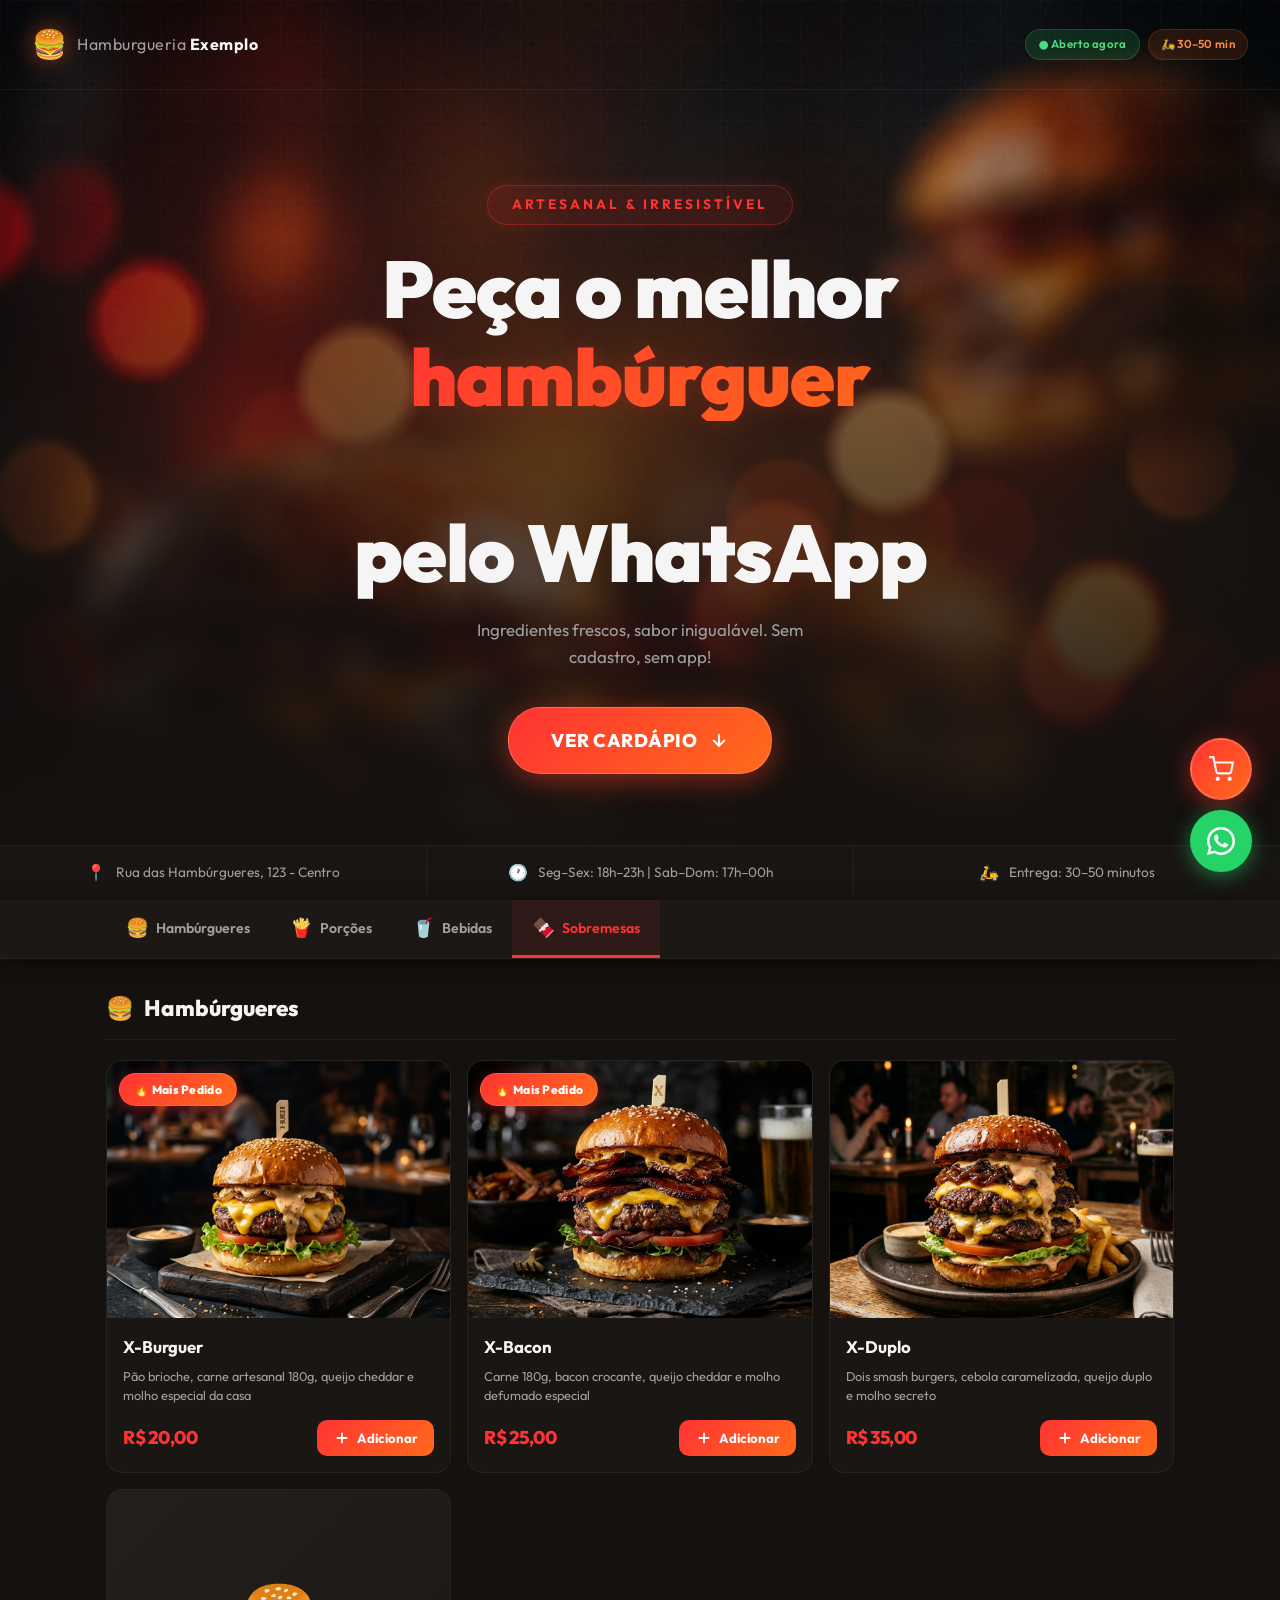
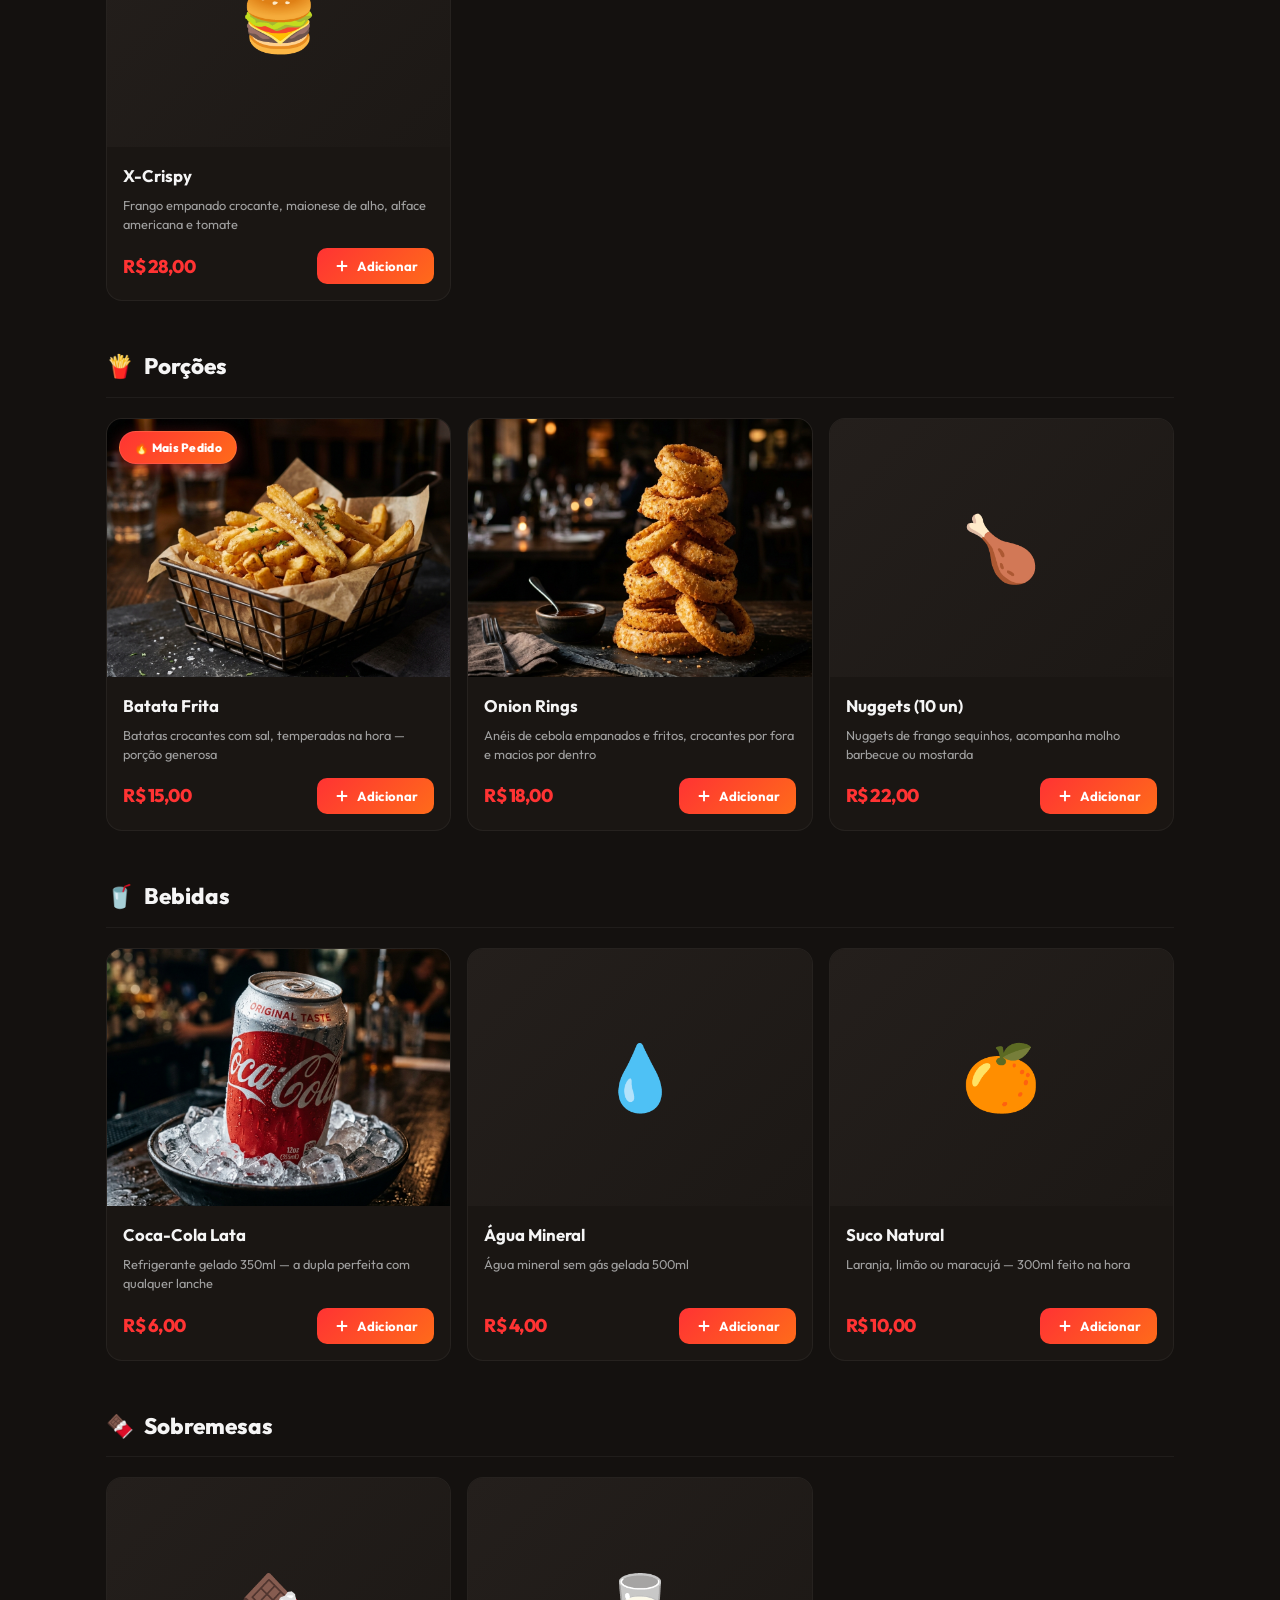
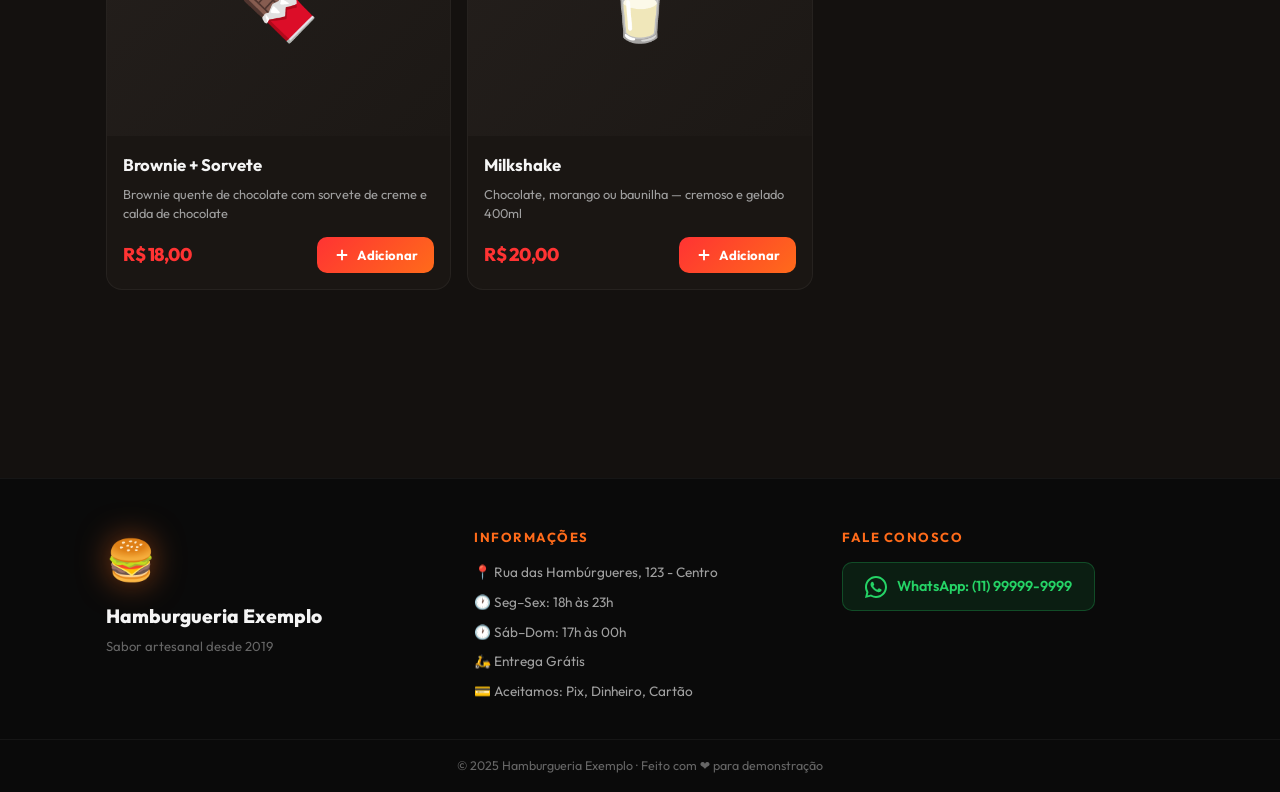
<file: index.html>
<!DOCTYPE html>
<html lang="pt-BR">
<head>
  <meta charset="UTF-8" />
  <meta name="viewport" content="width=device-width, initial-scale=1.0" />
  <meta name="description" content="Hamburgueria Exemplo - Cardápio digital. Peça agora pelo WhatsApp e receba em até 50 min. Os melhores hambúrgueres artesanais da cidade." />
  <title>Hamburgueria Exemplo | Cardápio Digital</title>
  <link rel="preconnect" href="https://fonts.googleapis.com" />
  <link rel="preconnect" href="https://fonts.gstatic.com" crossorigin />
  <link href="https://fonts.googleapis.com/css2?family=Outfit:wght@300;400;500;600;700;800;900&display=swap" rel="stylesheet" />
  <link rel="stylesheet" href="style.css" />
</head>
<body>

  <!-- ========== HERO HEADER ========== -->
  <header class="hero" id="top">
    <div class="hero-overlay"></div>
    <nav class="navbar">
      <div class="brand">
        <span class="brand-icon">🍔</span>
        <span class="brand-name" id="info-brand-name">Hamburgueria <strong>Exemplo</strong></span>
      </div>
      <div class="nav-badges">
        <span class="badge badge-open">● Aberto agora</span>
        <span class="badge badge-delivery">🛵 30–50 min</span>
      </div>
    </nav>

    <div class="hero-content">
      <p class="hero-sub">Artesanal &amp; Irresistível</p>
      <h1 class="hero-title">Peça o melhor<br/><span class="highlight">hambúrguer</span><br/>pelo WhatsApp</h1>
      <p class="hero-desc">Ingredientes frescos, sabor inigualável. Sem cadastro, sem app!</p>
      <a href="#cardapio" class="btn-hero" id="btn-ver-cardapio">
        <span>Ver Cardápio</span>
        <svg width="20" height="20" viewBox="0 0 24 24" fill="none" stroke="currentColor" stroke-width="2.5"><path d="M12 5v14M5 12l7 7 7-7"/></svg>
      </a>
    </div>

    <!-- Info bar -->
    <div class="info-bar">
      <div class="info-item">
        <span class="info-icon">📍</span>
        <span id="info-address">Rua das Hambúrgueres, 123 - Centro</span>
      </div>
      <div class="info-item">
        <span class="info-icon">🕐</span>
        <span id="info-hours">Seg–Sex: 18h–23h | Sab–Dom: 17h–00h</span>
      </div>
      <div class="info-item">
        <span class="info-icon">🛵</span>
        <span id="info-delivery">Entrega: 30–50 minutos</span>
      </div>
    </div>
  </header>

  <!-- ========== CATEGORIAS ========== -->
  <section class="categories-section" id="cardapio">
    <div class="container">
      <h2 class="section-title">Nosso Cardápio</h2>
      <div class="categories-nav" id="categories-nav">
        <button class="cat-btn active" data-target="hamburguer" id="cat-hamburguer">
          <span class="cat-emoji">🍔</span>
          <span>Hambúrgueres</span>
        </button>
        <button class="cat-btn" data-target="porcao" id="cat-porcao">
          <span class="cat-emoji">🍟</span>
          <span>Porções</span>
        </button>
        <button class="cat-btn" data-target="bebida" id="cat-bebida">
          <span class="cat-emoji">🥤</span>
          <span>Bebidas</span>
        </button>
        <button class="cat-btn" data-target="sobremesa" id="cat-sobremesa">
          <span class="cat-emoji">🍫</span>
          <span>Sobremesas</span>
        </button>
      </div>
    </div>
  </section>

  <!-- ========== PRODUTOS ========== -->
  <main class="products-wrapper" id="products-wrapper">
    <div class="container">

      <!-- HAMBÚRGUERES -->
      <section class="product-section" id="section-hamburguer">
        <h2 class="product-section-title">
          <span>🍔</span> Hambúrgueres
        </h2>
        <div class="product-grid">

          <article class="product-card" id="prod-xburguer">
            <div class="product-img-wrap">
              <img src="imgs/xburguer.png" alt="X-Burguer" class="product-img" loading="lazy"/>
              <span class="badge-popular">🔥 Mais Pedido</span>
            </div>
            <div class="product-info">
              <h3 class="product-name">X-Burguer</h3>
              <p class="product-desc">Pão brioche, carne artesanal 180g, queijo cheddar e molho especial da casa</p>
              <div class="product-footer">
                <span class="product-price">R$ 20,00</span>
                <button class="btn-add" id="add-xburguer" onclick="addToCart('X-Burguer', 20.00)" aria-label="Adicionar X-Burguer ao carrinho">
                  <svg width="18" height="18" viewBox="0 0 24 24" fill="none" stroke="currentColor" stroke-width="2.5"><path d="M12 5v14M5 12h14"/></svg>
                  Adicionar
                </button>
              </div>
            </div>
          </article>

          <article class="product-card" id="prod-xbacon">
            <div class="product-img-wrap">
              <img src="imgs/xbacon.png" alt="X-Bacon" class="product-img" loading="lazy"/>
              <span class="badge-popular">🔥 Mais Pedido</span>
            </div>
            <div class="product-info">
              <h3 class="product-name">X-Bacon</h3>
              <p class="product-desc">Carne 180g, bacon crocante, queijo cheddar e molho defumado especial</p>
              <div class="product-footer">
                <span class="product-price">R$ 25,00</span>
                <button class="btn-add" id="add-xbacon" onclick="addToCart('X-Bacon', 25.00)" aria-label="Adicionar X-Bacon ao carrinho">
                  <svg width="18" height="18" viewBox="0 0 24 24" fill="none" stroke="currentColor" stroke-width="2.5"><path d="M12 5v14M5 12h14"/></svg>
                  Adicionar
                </button>
              </div>
            </div>
          </article>

          <article class="product-card" id="prod-xduplo">
            <div class="product-img-wrap">
              <img src="imgs/xduplo.png" alt="X-Duplo" class="product-img" loading="lazy"/>
            </div>
            <div class="product-info">
              <h3 class="product-name">X-Duplo</h3>
              <p class="product-desc">Dois smash burgers, cebola caramelizada, queijo duplo e molho secreto</p>
              <div class="product-footer">
                <span class="product-price">R$ 35,00</span>
                <button class="btn-add" id="add-xduplo" onclick="addToCart('X-Duplo', 35.00)" aria-label="Adicionar X-Duplo ao carrinho">
                  <svg width="18" height="18" viewBox="0 0 24 24" fill="none" stroke="currentColor" stroke-width="2.5"><path d="M12 5v14M5 12h14"/></svg>
                  Adicionar
                </button>
              </div>
            </div>
          </article>

          <article class="product-card" id="prod-xcrispy">
            <div class="product-img-wrap">
              <div class="product-img-placeholder">🍔</div>
            </div>
            <div class="product-info">
              <h3 class="product-name">X-Crispy</h3>
              <p class="product-desc">Frango empanado crocante, maionese de alho, alface americana e tomate</p>
              <div class="product-footer">
                <span class="product-price">R$ 28,00</span>
                <button class="btn-add" id="add-xcrispy" onclick="addToCart('X-Crispy', 28.00)" aria-label="Adicionar X-Crispy ao carrinho">
                  <svg width="18" height="18" viewBox="0 0 24 24" fill="none" stroke="currentColor" stroke-width="2.5"><path d="M12 5v14M5 12h14"/></svg>
                  Adicionar
                </button>
              </div>
            </div>
          </article>

        </div>
      </section>

      <!-- PORÇÕES -->
      <section class="product-section" id="section-porcao">
        <h2 class="product-section-title">
          <span>🍟</span> Porções
        </h2>
        <div class="product-grid">

          <article class="product-card" id="prod-batata">
            <div class="product-img-wrap">
              <img src="imgs/batata.png" alt="Batata Frita" class="product-img" loading="lazy"/>
              <span class="badge-popular">🔥 Mais Pedido</span>
            </div>
            <div class="product-info">
              <h3 class="product-name">Batata Frita</h3>
              <p class="product-desc">Batatas crocantes com sal, temperadas na hora — porção generosa</p>
              <div class="product-footer">
                <span class="product-price">R$ 15,00</span>
                <button class="btn-add" id="add-batata" onclick="addToCart('Batata Frita', 15.00)" aria-label="Adicionar Batata Frita ao carrinho">
                  <svg width="18" height="18" viewBox="0 0 24 24" fill="none" stroke="currentColor" stroke-width="2.5"><path d="M12 5v14M5 12h14"/></svg>
                  Adicionar
                </button>
              </div>
            </div>
          </article>

          <article class="product-card" id="prod-onion">
            <div class="product-img-wrap">
              <img src="imgs/onion.png" alt="Onion Rings" class="product-img" loading="lazy"/>
            </div>
            <div class="product-info">
              <h3 class="product-name">Onion Rings</h3>
              <p class="product-desc">Anéis de cebola empanados e fritos, crocantes por fora e macios por dentro</p>
              <div class="product-footer">
                <span class="product-price">R$ 18,00</span>
                <button class="btn-add" id="add-onion" onclick="addToCart('Onion Rings', 18.00)" aria-label="Adicionar Onion Rings ao carrinho">
                  <svg width="18" height="18" viewBox="0 0 24 24" fill="none" stroke="currentColor" stroke-width="2.5"><path d="M12 5v14M5 12h14"/></svg>
                  Adicionar
                </button>
              </div>
            </div>
          </article>

          <article class="product-card" id="prod-nuggets">
            <div class="product-img-wrap">
              <div class="product-img-placeholder">🍗</div>
            </div>
            <div class="product-info">
              <h3 class="product-name">Nuggets (10 un)</h3>
              <p class="product-desc">Nuggets de frango sequinhos, acompanha molho barbecue ou mostarda</p>
              <div class="product-footer">
                <span class="product-price">R$ 22,00</span>
                <button class="btn-add" id="add-nuggets" onclick="addToCart('Nuggets (10 un)', 22.00)" aria-label="Adicionar Nuggets ao carrinho">
                  <svg width="18" height="18" viewBox="0 0 24 24" fill="none" stroke="currentColor" stroke-width="2.5"><path d="M12 5v14M5 12h14"/></svg>
                  Adicionar
                </button>
              </div>
            </div>
          </article>

        </div>
      </section>

      <!-- BEBIDAS -->
      <section class="product-section" id="section-bebida">
        <h2 class="product-section-title">
          <span>🥤</span> Bebidas
        </h2>
        <div class="product-grid">

          <article class="product-card" id="prod-coca">
            <div class="product-img-wrap">
              <img src="imgs/coca.png" alt="Coca-Cola Lata" class="product-img" loading="lazy"/>
            </div>
            <div class="product-info">
              <h3 class="product-name">Coca-Cola Lata</h3>
              <p class="product-desc">Refrigerante gelado 350ml — a dupla perfeita com qualquer lanche</p>
              <div class="product-footer">
                <span class="product-price">R$ 6,00</span>
                <button class="btn-add" id="add-coca" onclick="addToCart('Coca-Cola Lata', 6.00)" aria-label="Adicionar Coca-Cola ao carrinho">
                  <svg width="18" height="18" viewBox="0 0 24 24" fill="none" stroke="currentColor" stroke-width="2.5"><path d="M12 5v14M5 12h14"/></svg>
                  Adicionar
                </button>
              </div>
            </div>
          </article>

          <article class="product-card" id="prod-agua">
            <div class="product-img-wrap">
              <div class="product-img-placeholder">💧</div>
            </div>
            <div class="product-info">
              <h3 class="product-name">Água Mineral</h3>
              <p class="product-desc">Água mineral sem gás gelada 500ml</p>
              <div class="product-footer">
                <span class="product-price">R$ 4,00</span>
                <button class="btn-add" id="add-agua" onclick="addToCart('Água Mineral', 4.00)" aria-label="Adicionar Água ao carrinho">
                  <svg width="18" height="18" viewBox="0 0 24 24" fill="none" stroke="currentColor" stroke-width="2.5"><path d="M12 5v14M5 12h14"/></svg>
                  Adicionar
                </button>
              </div>
            </div>
          </article>

          <article class="product-card" id="prod-suco">
            <div class="product-img-wrap">
              <div class="product-img-placeholder">🍊</div>
            </div>
            <div class="product-info">
              <h3 class="product-name">Suco Natural</h3>
              <p class="product-desc">Laranja, limão ou maracujá — 300ml feito na hora</p>
              <div class="product-footer">
                <span class="product-price">R$ 10,00</span>
                <button class="btn-add" id="add-suco" onclick="addToCart('Suco Natural', 10.00)" aria-label="Adicionar Suco ao carrinho">
                  <svg width="18" height="18" viewBox="0 0 24 24" fill="none" stroke="currentColor" stroke-width="2.5"><path d="M12 5v14M5 12h14"/></svg>
                  Adicionar
                </button>
              </div>
            </div>
          </article>

        </div>
      </section>

      <!-- SOBREMESAS -->
      <section class="product-section" id="section-sobremesa">
        <h2 class="product-section-title">
          <span>🍫</span> Sobremesas
        </h2>
        <div class="product-grid">

          <article class="product-card" id="prod-brownie">
            <div class="product-img-wrap">
              <div class="product-img-placeholder">🍫</div>
            </div>
            <div class="product-info">
              <h3 class="product-name">Brownie + Sorvete</h3>
              <p class="product-desc">Brownie quente de chocolate com sorvete de creme e calda de chocolate</p>
              <div class="product-footer">
                <span class="product-price">R$ 18,00</span>
                <button class="btn-add" id="add-brownie" onclick="addToCart('Brownie + Sorvete', 18.00)" aria-label="Adicionar Brownie ao carrinho">
                  <svg width="18" height="18" viewBox="0 0 24 24" fill="none" stroke="currentColor" stroke-width="2.5"><path d="M12 5v14M5 12h14"/></svg>
                  Adicionar
                </button>
              </div>
            </div>
          </article>

          <article class="product-card" id="prod-milkshake">
            <div class="product-img-wrap">
              <div class="product-img-placeholder">🥛</div>
            </div>
            <div class="product-info">
              <h3 class="product-name">Milkshake</h3>
              <p class="product-desc">Chocolate, morango ou baunilha — cremoso e gelado 400ml</p>
              <div class="product-footer">
                <span class="product-price">R$ 20,00</span>
                <button class="btn-add" id="add-milkshake" onclick="addToCart('Milkshake', 20.00)" aria-label="Adicionar Milkshake ao carrinho">
                  <svg width="18" height="18" viewBox="0 0 24 24" fill="none" stroke="currentColor" stroke-width="2.5"><path d="M12 5v14M5 12h14"/></svg>
                  Adicionar
                </button>
              </div>
            </div>
          </article>

        </div>
      </section>

    </div>
  </main>

  <!-- ========== RODAPÉ ========== -->
  <footer class="footer" id="info">
    <div class="container footer-grid">
      <div class="footer-brand">
        <span class="footer-logo">🍔</span>
        <h2 class="footer-name" id="footer-brand-name">Hamburgueria Exemplo</h2>
        <p class="footer-tagline">Sabor artesanal desde 2019</p>
      </div>
      <div class="footer-info">
        <h3>Informações</h3>
        <ul>
          <li id="footer-address">📍 Rua das Hambúrgueres, 123 - Centro</li>
          <li id="footer-hours-week">🕐 Seg–Sex: 18h às 23h</li>
          <li id="footer-hours-weekend">🕐 Sáb–Dom: 17h às 00h</li>
          <li>🛵 Entrega Grátis</li>
          <li>💳 Aceitamos: Pix, Dinheiro, Cartão</li>
        </ul>
      </div>
      <div class="footer-contact">
        <h3>Fale Conosco</h3>
        <a href="https://wa.me/5511999999999" class="footer-whatsapp" id="footer-whatsapp-link" target="_blank" rel="noopener">
          <svg width="22" height="22" viewBox="0 0 24 24" fill="currentColor"><path d="M17.472 14.382c-.297-.149-1.758-.867-2.03-.967-.273-.099-.471-.148-.67.15-.197.297-.767.966-.94 1.164-.173.199-.347.223-.644.075-.297-.15-1.255-.463-2.39-1.475-.883-.788-1.48-1.761-1.653-2.059-.173-.297-.018-.458.13-.606.134-.133.298-.347.446-.52.149-.174.198-.298.298-.497.099-.198.05-.371-.025-.52-.075-.149-.669-1.612-.916-2.207-.242-.579-.487-.5-.669-.51-.173-.008-.371-.01-.57-.01-.198 0-.52.074-.792.372-.272.297-1.04 1.016-1.04 2.479 0 1.462 1.065 2.875 1.213 3.074.149.198 2.096 3.2 5.077 4.487.709.306 1.262.489 1.694.625.712.227 1.36.195 1.871.118.571-.085 1.758-.719 2.006-1.413.248-.694.248-1.289.173-1.413-.074-.124-.272-.198-.57-.347z"/><path d="M12 0C5.373 0 0 5.373 0 12c0 2.115.549 4.1 1.508 5.83L0 24l6.335-1.648A11.94 11.94 0 0012 24c6.627 0 12-5.373 12-12S18.627 0 12 0zm0 21.818a9.8 9.8 0 01-5.006-1.371l-.36-.213-3.76.977.999-3.65-.234-.374A9.774 9.774 0 012.182 12c0-5.421 4.397-9.818 9.818-9.818 5.421 0 9.818 4.397 9.818 9.818 0 5.421-4.397 9.818-9.818 9.818z"/></svg>
          <span id="footer-whatsapp-text">WhatsApp: (11) 99999-9999</span>
        </a>
      </div>
    </div>
    <div class="footer-bottom">
      <p>© 2025 Hamburgueria Exemplo · Feito com ❤️ para demonstração</p>
    </div>
  </footer>

  <!-- ========== CARRINHO FIXO ========== -->
  <div class="cart-fab" id="cart-fab" onclick="toggleCart()" aria-label="Abrir carrinho">
    <svg width="26" height="26" viewBox="0 0 24 24" fill="none" stroke="currentColor" stroke-width="2"><circle cx="9" cy="21" r="1"/><circle cx="20" cy="21" r="1"/><path d="M1 1h4l2.68 13.39a2 2 0 0 0 2 1.61h9.72a2 2 0 0 0 2-1.61L23 6H6"/></svg>
    <span class="cart-count" id="cart-count">0</span>
  </div>

  <!-- WHATSAPP FIXO -->
  <a href="https://wa.me/5511999999999" id="whatsapp-fab" class="whatsapp-fab" target="_blank" rel="noopener" aria-label="Falar no WhatsApp">
    <svg width="28" height="28" viewBox="0 0 24 24" fill="currentColor"><path d="M17.472 14.382c-.297-.149-1.758-.867-2.03-.967-.273-.099-.471-.148-.67.15-.197.297-.767.966-.94 1.164-.173.199-.347.223-.644.075-.297-.15-1.255-.463-2.39-1.475-.883-.788-1.48-1.761-1.653-2.059-.173-.297-.018-.458.13-.606.134-.133.298-.347.446-.52.149-.174.198-.298.298-.497.099-.198.05-.371-.025-.52-.075-.149-.669-1.612-.916-2.207-.242-.579-.487-.5-.669-.51-.173-.008-.371-.01-.57-.01-.198 0-.52.074-.792.372-.272.297-1.04 1.016-1.04 2.479 0 1.462 1.065 2.875 1.213 3.074.149.198 2.096 3.2 5.077 4.487.709.306 1.262.489 1.694.625.712.227 1.36.195 1.871.118.571-.085 1.758-.719 2.006-1.413.248-.694.248-1.289.173-1.413-.074-.124-.272-.198-.57-.347z"/><path d="M12 0C5.373 0 0 5.373 0 12c0 2.115.549 4.1 1.508 5.83L0 24l6.335-1.648A11.94 11.94 0 0012 24c6.627 0 12-5.373 12-12S18.627 0 12 0zm0 21.818a9.8 9.8 0 01-5.006-1.371l-.36-.213-3.76.977.999-3.65-.234-.374A9.774 9.774 0 012.182 12c0-5.421 4.397-9.818 9.818-9.818 5.421 0 9.818 4.397 9.818 9.818 0 5.421-4.397 9.818-9.818 9.818z"/></svg>
  </a>

  <!-- ========== PAINEL DO CARRINHO ========== -->
  <div class="cart-overlay" id="cart-overlay" onclick="closeCart()"></div>
  <aside class="cart-panel" id="cart-panel" aria-label="Carrinho de compras">
    <div class="cart-header">
      <h2>🛒 Seu Pedido</h2>
      <button class="cart-close" id="cart-close-btn" onclick="closeCart()" aria-label="Fechar carrinho">
        <svg width="22" height="22" viewBox="0 0 24 24" fill="none" stroke="currentColor" stroke-width="2.5"><path d="M18 6L6 18M6 6l12 12"/></svg>
      </button>
    </div>

    <div class="cart-empty" id="cart-empty">
      <div class="cart-empty-icon">🍔</div>
      <p>Seu carrinho está vazio</p>
      <span>Adicione itens do cardápio</span>
    </div>

    <ul class="cart-items" id="cart-items"></ul>

    <div class="cart-footer" id="cart-footer">
      <div class="user-details-form" id="user-details-form">
        <h3 class="cart-form-title">📝 Dados da Entrega</h3>
        <input type="text" id="user-name" class="cart-input" placeholder="Nome completo" required />
        <input type="text" id="user-address" class="cart-input" placeholder="Endereço (Rua, Número, Bairro)" required />
        <select id="user-payment" class="cart-input" required>
          <option value="" disabled selected>Forma de Pagamento</option>
          <option value="Pix">Pix</option>
          <option value="Cartão">Cartão na Entrega</option>
          <option value="Dinheiro">Dinheiro vivo</option>
        </select>
      </div>

      <div class="cart-total-row cart-total-main">
        <span>Total</span>
        <span id="cart-total">R$ 0,00</span>
      </div>

      <button class="btn-whatsapp" id="btn-send-whatsapp" onclick="sendWhatsApp()" aria-label="Enviar pedido pelo WhatsApp">
        <svg width="22" height="22" viewBox="0 0 24 24" fill="currentColor"><path d="M17.472 14.382c-.297-.149-1.758-.867-2.03-.967-.273-.099-.471-.148-.67.15-.197.297-.767.966-.94 1.164-.173.199-.347.223-.644.075-.297-.15-1.255-.463-2.39-1.475-.883-.788-1.48-1.761-1.653-2.059-.173-.297-.018-.458.13-.606.134-.133.298-.347.446-.52.149-.174.198-.298.298-.497.099-.198.05-.371-.025-.52-.075-.149-.669-1.612-.916-2.207-.242-.579-.487-.5-.669-.51-.173-.008-.371-.01-.57-.01-.198 0-.52.074-.792.372-.272.297-1.04 1.016-1.04 2.479 0 1.462 1.065 2.875 1.213 3.074.149.198 2.096 3.2 5.077 4.487.709.306 1.262.489 1.694.625.712.227 1.36.195 1.871.118.571-.085 1.758-.719 2.006-1.413.248-.694.248-1.289.173-1.413-.074-.124-.272-.198-.57-.347z"/><path d="M12 0C5.373 0 0 5.373 0 12c0 2.115.549 4.1 1.508 5.83L0 24l6.335-1.648A11.94 11.94 0 0012 24c6.627 0 12-5.373 12-12S18.627 0 12 0zm0 21.818a9.8 9.8 0 01-5.006-1.371l-.36-.213-3.76.977.999-3.65-.234-.374A9.774 9.774 0 012.182 12c0-5.421 4.397-9.818 9.818-9.818 5.421 0 9.818 4.397 9.818 9.818 0 5.421-4.397 9.818-9.818 9.818z"/></svg>
        Enviar pedido pelo WhatsApp
      </button>
      <button class="btn-clear-cart" id="btn-clear-cart" onclick="clearCart()">Limpar carrinho</button>
    </div>
  </aside>

  <script src="script.js"></script>
</body>
</html>
</file>
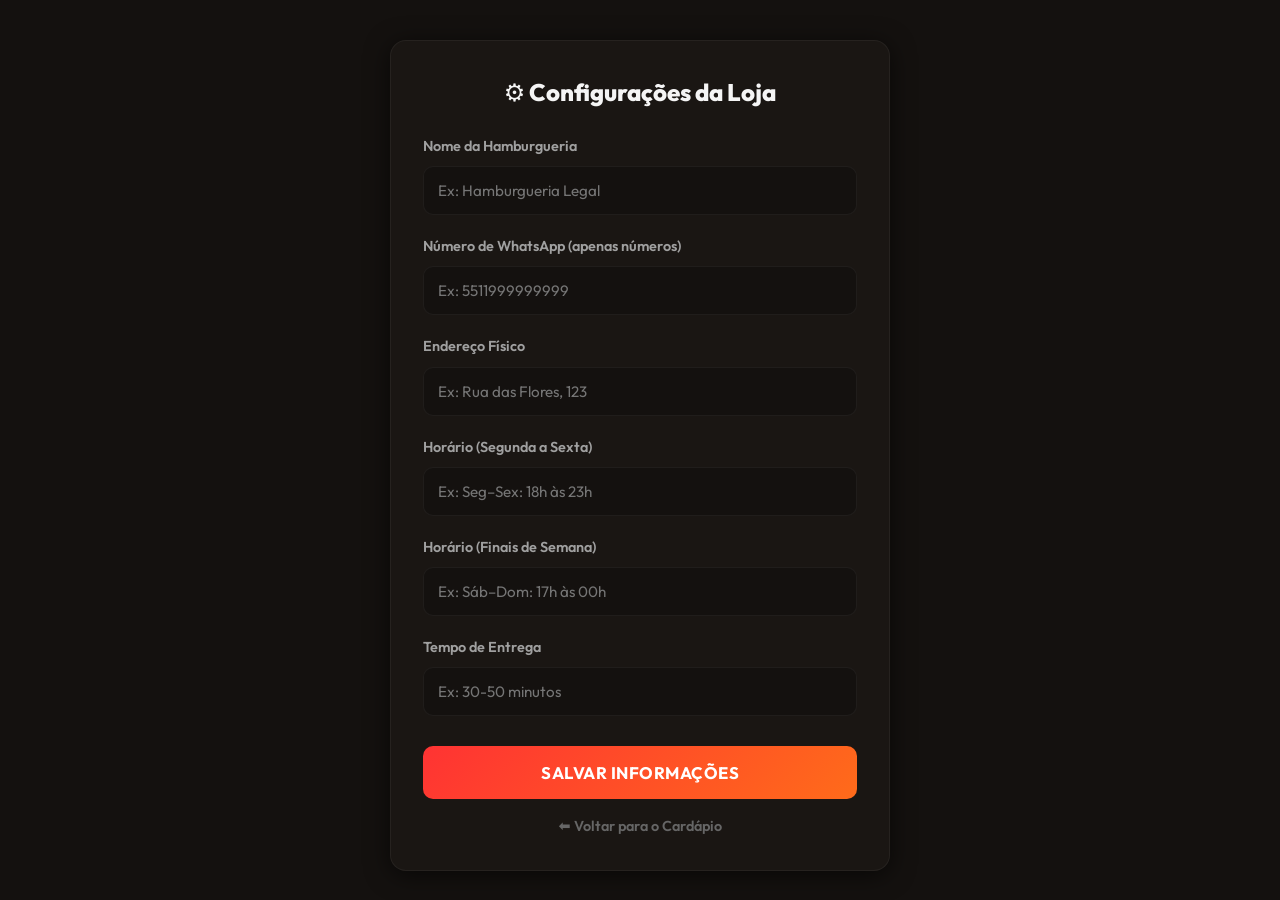
<file: admin.html>
<!DOCTYPE html>
<html lang="pt-BR">
<head>
  <meta charset="UTF-8" />
  <meta name="viewport" content="width=device-width, initial-scale=1.0" />
  <title>Administração | Hamburgueria</title>
  <link rel="preconnect" href="https://fonts.googleapis.com" />
  <link rel="preconnect" href="https://fonts.gstatic.com" crossorigin />
  <link href="https://fonts.googleapis.com/css2?family=Outfit:wght@300;400;500;600;700;800;900&display=swap" rel="stylesheet" />
  <link rel="stylesheet" href="style.css" />
  <style>
    body { padding-top: 40px; background-color: var(--bg); display: flex; justify-content: center; align-items: flex-start; min-height: 100vh; }
    .admin-container {
      background: var(--bg-card);
      border: 1px solid var(--border);
      border-radius: var(--radius);
      padding: 32px;
      width: 100%;
      max-width: 500px;
      box-shadow: var(--shadow-card);
    }
    .admin-title {
      font-size: 1.5rem;
      font-weight: 800;
      color: var(--text-primary);
      margin-bottom: 24px;
      text-align: center;
      display: flex;
      align-items: center;
      justify-content: center;
      gap: 10px;
    }
    .form-group { margin-bottom: 20px; }
    .form-label {
      display: block;
      font-size: 0.9rem;
      font-weight: 600;
      color: var(--text-secondary);
      margin-bottom: 8px;
    }
    .form-input {
      width: 100%;
      background: var(--bg);
      border: 1px solid var(--border);
      border-radius: var(--radius-sm);
      padding: 14px;
      color: var(--text-primary);
      font-family: inherit;
      font-size: 0.95rem;
      transition: var(--transition);
      outline: none;
    }
    .form-input:focus {
      border-color: var(--orange);
      box-shadow: 0 0 0 3px rgba(255, 107, 26, 0.15);
    }
    .btn-save {
      width: 100%;
      padding: 16px;
      background: linear-gradient(135deg, var(--red) 0%, var(--orange) 100%);
      color: white;
      border: none;
      border-radius: var(--radius-sm);
      font-family: inherit;
      font-size: 1.05rem;
      font-weight: 700;
      text-transform: uppercase;
      letter-spacing: 0.5px;
      cursor: pointer;
      transition: var(--transition);
      margin-top: 10px;
    }
    .btn-save:hover {
      transform: translateY(-2px);
      box-shadow: 0 6px 20px rgba(255, 51, 51, 0.4);
    }
    .btn-back {
      display: block;
      text-align: center;
      margin-top: 16px;
      color: var(--text-muted);
      text-decoration: none;
      font-size: 0.9rem;
      font-weight: 600;
      transition: var(--transition);
    }
    .btn-back:hover { color: var(--text-primary); }
    .toast {
      position: fixed; top: 20px; right: 20px;
      background: var(--green-wa); color: white;
      padding: 12px 24px; border-radius: var(--radius-sm);
      font-weight: 700; font-size: 0.95rem;
      box-shadow: 0 4px 12px rgba(37,211,102,0.4);
      transform: translateX(150%); transition: var(--transition);
      z-index: 1000;
    }
    .toast.show { transform: translateX(0); }
  </style>
</head>
<body>

  <div class="toast" id="toast">✅ Informações salvas com sucesso!</div>

  <div class="admin-container">
    <h1 class="admin-title">⚙️ Configurações da Loja</h1>
    
    <form id="admin-form" onsubmit="saveConfig(event)">
      <div class="form-group">
        <label class="form-label" for="cfg-brand">Nome da Hamburgueria</label>
        <input type="text" id="cfg-brand" class="form-input" placeholder="Ex: Hamburgueria Legal" required />
      </div>

      <div class="form-group">
        <label class="form-label" for="cfg-whatsapp">Número de WhatsApp (apenas números)</label>
        <input type="text" id="cfg-whatsapp" class="form-input" placeholder="Ex: 5511999999999" required />
      </div>

      <div class="form-group">
        <label class="form-label" for="cfg-address">Endereço Físico</label>
        <input type="text" id="cfg-address" class="form-input" placeholder="Ex: Rua das Flores, 123" required />
      </div>

      <div class="form-group">
        <label class="form-label" for="cfg-hours-week">Horário (Segunda a Sexta)</label>
        <input type="text" id="cfg-hours-week" class="form-input" placeholder="Ex: Seg–Sex: 18h às 23h" required />
      </div>

      <div class="form-group">
        <label class="form-label" for="cfg-hours-weekend">Horário (Finais de Semana)</label>
        <input type="text" id="cfg-hours-weekend" class="form-input" placeholder="Ex: Sáb–Dom: 17h às 00h" required />
      </div>

      <div class="form-group">
        <label class="form-label" for="cfg-delivery">Tempo de Entrega</label>
        <input type="text" id="cfg-delivery" class="form-input" placeholder="Ex: 30-50 minutos" required />
      </div>

      <button type="submit" class="btn-save">Salvar Informações</button>
      <a href="index.html" class="btn-back">⬅ Voltar para o Cardápio</a>
    </form>
  </div>

  <script>
    // Carregar dados salvos ao abrir
    document.addEventListener('DOMContentLoaded', () => {
      const config = JSON.parse(localStorage.getItem('hamburgueria_config') || '{}');
      
      if(config.brandName) document.getElementById('cfg-brand').value = config.brandName;
      if(config.whatsapp) document.getElementById('cfg-whatsapp').value = config.whatsapp;
      if(config.address) document.getElementById('cfg-address').value = config.address;
      if(config.hoursWeek) document.getElementById('cfg-hours-week').value = config.hoursWeek;
      if(config.hoursWeekend) document.getElementById('cfg-hours-weekend').value = config.hoursWeekend;
      if(config.delivery) document.getElementById('cfg-delivery').value = config.delivery;
    });

    function saveConfig(e) {
      e.preventDefault();
      
      const config = {
        brandName: document.getElementById('cfg-brand').value.trim(),
        whatsapp: document.getElementById('cfg-whatsapp').value.trim().replace(/\D/g, ''),
        address: document.getElementById('cfg-address').value.trim(),
        hoursWeek: document.getElementById('cfg-hours-week').value.trim(),
        hoursWeekend: document.getElementById('cfg-hours-weekend').value.trim(),
        delivery: document.getElementById('cfg-delivery').value.trim()
      };

      if (!config.whatsapp.startsWith('55')) {
         config.whatsapp = '55' + config.whatsapp; // Ensure country code for BR
      }

      localStorage.setItem('hamburgueria_config', JSON.stringify(config));
      
      const toast = document.getElementById('toast');
      toast.classList.add('show');
      setTimeout(() => toast.classList.remove('show'), 3000);
    }
  </script>
</body>
</html>
</file>
<file: style.css>
/* ============================================
   HAMBURGUERIA EXEMPLO - DIGITAL MENU CSS
   Premium Dark Theme · Mobile-First
   ============================================ */

/* ---------- RESET & BASE ---------- */
*, *::before, *::after {
  box-sizing: border-box;
  margin: 0;
  padding: 0;
}

:root {
  --red: #FF3333;
  --red-dark: #cc0000;
  --orange: #FF6B1A;
  --orange-light: #FF8C42;
  --orange-dark: #E05500;
  --green-wa: #25D366;
  --green-wa-dark: #1DA851;

  --bg: #14110F;
  --bg-2: #1C1815;
  --bg-3: #241F1C;
  --bg-card: #1A1613;
  --bg-card-hover: #221C18;

  --text-primary: #F5F5F5;
  --text-secondary: #A0A0A0;
  --text-muted: #666;

  --border: rgba(255,255,255,0.05);
  --border-hover: rgba(255,51,51,0.4);

  --radius-sm: 10px;
  --radius: 16px;
  --radius-lg: 24px;
  --radius-xl: 32px;

  --shadow-card: 0 4px 24px rgba(0,0,0,0.6);
  --shadow-glow: 0 0 30px rgba(255,51,51,0.2);
  --shadow-btn: 0 4px 20px rgba(255,51,51,0.4);

  --transition: 0.25s cubic-bezier(0.4, 0, 0.2, 1);
  --transition-slow: 0.4s cubic-bezier(0.4, 0, 0.2, 1);
}

html {
  scroll-behavior: smooth;
  font-size: 16px;
}

body {
  font-family: 'Outfit', system-ui, sans-serif;
  background: var(--bg);
  color: var(--text-primary);
  line-height: 1.6;
  min-height: 100vh;
  overflow-x: hidden;
}

.container {
  width: 100%;
  max-width: 1100px;
  margin: 0 auto;
  padding: 0 16px;
}

/* ---------- HERO ---------- */
.hero {
  position: relative;
  min-height: 100svh;
  display: flex;
  flex-direction: column;
  background-color: #14110F;
  background-image: url('imgs/burger_bg.png');
  background-size: cover;
  background-position: center;
  overflow: hidden;
}

.hero::before {
  content: '';
  position: absolute;
  inset: 0;
  background: 
    linear-gradient(180deg, rgba(20,17,15,0.2) 0%, #14110F 95%),
    linear-gradient(rgba(255,255,255,0.02) 1px, transparent 1px),
    linear-gradient(90deg, rgba(255,255,255,0.02) 1px, transparent 1px);
  background-size: 100% 100%, 40px 40px, 40px 40px;
  pointer-events: none;
  z-index: 1;
}

/* Premium Animated Glowing Orbs */
.hero::after {
  content: '';
  position: absolute;
  top: -15%;
  left: -15%;
  width: 70vw;
  height: 70vw;
  background: radial-gradient(circle, rgba(255, 51, 51, 0.15) 0%, transparent 60%);
  border-radius: 50%;
  filter: blur(80px);
  animation: floatOrb 12s ease-in-out infinite alternate;
  pointer-events: none;
  z-index: 0;
}

.hero-overlay {
  display: block;
  position: absolute;
  bottom: -20%;
  right: -20%;
  width: 80vw;
  height: 80vw;
  background: radial-gradient(circle, rgba(255, 107, 26, 0.15) 0%, transparent 60%);
  border-radius: 50%;
  filter: blur(80px);
  animation: floatOrb 15s ease-in-out infinite alternate-reverse;
  pointer-events: none;
  z-index: 0;
}

@keyframes floatOrb {
  0% { transform: translate(0, 0) scale(1); }
  100% { transform: translate(15%, 15%) scale(1.15); }
}

/* NAVBAR */
.navbar {
  position: relative;
  z-index: 10;
  display: flex;
  align-items: center;
  justify-content: space-between;
  padding: 20px 20px;
  border-bottom: 1px solid var(--border);
}

.brand {
  display: flex;
  align-items: center;
  gap: 10px;
}

.brand-icon {
  font-size: 28px;
  filter: drop-shadow(0 0 12px rgba(255,107,26,0.5));
}

.brand-name {
  font-size: 1rem;
  font-weight: 400;
  color: var(--text-secondary);
  letter-spacing: 0.5px;
}

.brand-name strong {
  color: var(--text-primary);
  font-weight: 700;
}

.nav-badges {
  display: flex;
  gap: 8px;
  flex-wrap: wrap;
  justify-content: flex-end;
}

.badge {
  padding: 5px 12px;
  border-radius: 100px;
  font-size: 0.72rem;
  font-weight: 600;
  letter-spacing: 0.3px;
}

.badge-open {
  background: rgba(37, 211, 102, 0.15);
  color: #4ade80;
  border: 1px solid rgba(74, 222, 128, 0.2);
  animation: pulse-green 2s infinite;
}

@keyframes pulse-green {
  0%, 100% { opacity: 1; }
  50% { opacity: 0.7; }
}

.badge-delivery {
  background: rgba(255,107,26,0.12);
  color: var(--orange-light);
  border: 1px solid rgba(255,107,26,0.2);
}

/* HERO CONTENT */
.hero-content {
  flex: 1;
  display: flex;
  flex-direction: column;
  justify-content: center;
  align-items: center;
  text-align: center;
  padding: 48px 24px 32px;
  position: relative;
  z-index: 5;
}

.hero-sub {
  display: inline-block;
  font-size: 0.85rem;
  font-weight: 700;
  letter-spacing: 3px;
  text-transform: uppercase;
  color: var(--red);
  padding: 8px 24px;
  border: 1px solid rgba(255,51,51,0.3);
  border-radius: 100px;
  margin-bottom: 20px;
  background: rgba(255,51,51,0.1);
  box-shadow: 0 0 15px rgba(255,51,51,0.15);
}

.hero-title {
  font-size: clamp(2.4rem, 8vw, 5rem);
  font-weight: 900;
  line-height: 1.1;
  letter-spacing: -1px;
  margin-bottom: 20px;
}

.hero-title .highlight {
  background: linear-gradient(135deg, var(--red) 0%, var(--orange) 100%);
  -webkit-background-clip: text;
  -webkit-text-fill-color: transparent;
  background-clip: text;
  display: block;
  filter: drop-shadow(0 2px 10px rgba(255,51,51,0.2));
}

.hero-desc {
  font-size: 1.05rem;
  color: var(--text-secondary);
  max-width: 380px;
  margin-bottom: 36px;
}

.btn-hero {
  display: inline-flex;
  align-items: center;
  gap: 12px;
  padding: 18px 42px;
  background: linear-gradient(135deg, var(--red) 0%, var(--orange) 100%);
  color: #fff;
  text-decoration: none;
  border-radius: var(--radius-xl);
  font-size: 1.15rem;
  font-weight: 800;
  letter-spacing: 0.5px;
  text-transform: uppercase;
  box-shadow: 0 8px 25px rgba(255,51,51,0.3), 0 0 40px rgba(255,107,26,0.2);
  transition: all 0.3s cubic-bezier(0.34, 1.56, 0.64, 1);
  position: relative;
  overflow: hidden;
  border: 1px solid rgba(255,255,255,0.2);
}

.btn-hero::before {
  content: '';
  position: absolute;
  inset: 0;
  background: linear-gradient(135deg, rgba(255,255,255,0.2) 0%, transparent 60%);
  opacity: 0;
  transition: var(--transition);
}

.btn-hero:hover {
  transform: translateY(-4px) scale(1.03);
  box-shadow: 0 12px 35px rgba(255,51,51,0.5), 0 0 60px rgba(255,107,26,0.4);
  border-color: rgba(255,255,255,0.4);
}

.btn-hero:hover::before {
  opacity: 1;
}

.btn-hero svg {
  animation: bounce-arrow 2s ease infinite;
}

@keyframes bounce-arrow {
  0%, 100% { transform: translateY(0); }
  50% { transform: translateY(4px); }
}

/* INFO BAR */
.info-bar {
  position: relative;
  z-index: 5;
  display: flex;
  flex-direction: column;
  gap: 0;
  border-top: 1px solid var(--border);
  background: rgba(255,255,255,0.02);
  backdrop-filter: blur(10px);
}

.info-item {
  display: flex;
  align-items: center;
  gap: 10px;
  padding: 14px 24px;
  font-size: 0.85rem;
  color: var(--text-secondary);
  border-bottom: 1px solid var(--border);
}

.info-item:last-child {
  border-bottom: none;
}

.info-icon {
  font-size: 1rem;
  flex-shrink: 0;
}

@media (min-width: 600px) {
  .info-bar {
    flex-direction: row;
    flex-wrap: wrap;
  }
  .info-item {
    flex: 1;
    border-bottom: none;
    border-right: 1px solid var(--border);
    justify-content: center;
  }
  .info-item:last-child {
    border-right: none;
  }
}

/* ---------- CATEGORIES ---------- */
.categories-section {
  background: var(--bg-2);
  border-bottom: 1px solid var(--border);
  position: sticky;
  top: 0;
  z-index: 100;
  box-shadow: 0 4px 20px rgba(0,0,0,0.5);
}

.section-title {
  display: none;
}

.categories-nav {
  display: flex;
  gap: 0;
  overflow-x: auto;
  scrollbar-width: none;
  -ms-overflow-style: none;
}

.categories-nav::-webkit-scrollbar {
  display: none;
}

.cat-btn {
  flex-shrink: 0;
  display: flex;
  align-items: center;
  gap: 7px;
  padding: 16px 20px;
  background: transparent;
  color: var(--text-secondary);
  border: none;
  border-bottom: 3px solid transparent;
  font-family: 'Outfit', sans-serif;
  font-size: 0.88rem;
  font-weight: 600;
  cursor: pointer;
  transition: var(--transition);
  white-space: nowrap;
}

.cat-btn:hover {
  color: var(--text-primary);
  background: rgba(255,51,51,0.05);
}

.cat-btn.active {
  color: var(--red);
  border-bottom-color: var(--red);
  background: rgba(255,51,51,0.08);
}

.cat-emoji {
  font-size: 1.15rem;
}

/* ---------- PRODUCTS ---------- */
.products-wrapper {
  padding: 32px 0 140px;
  background: var(--bg);
}

.product-section {
  margin-bottom: 48px;
}

.product-section-title {
  font-size: 1.4rem;
  font-weight: 800;
  margin-bottom: 20px;
  display: flex;
  align-items: center;
  gap: 10px;
  color: var(--text-primary);
  padding-bottom: 12px;
  border-bottom: 1px solid var(--border);
}

.product-grid {
  display: grid;
  grid-template-columns: 1fr;
  gap: 16px;
}

@media (min-width: 480px) {
  .product-grid {
    grid-template-columns: repeat(2, 1fr);
  }
}

@media (min-width: 900px) {
  .product-grid {
    grid-template-columns: repeat(3, 1fr);
  }
}

/* PRODUCT CARD */
.product-card {
  background: var(--bg-card);
  border: 1px solid var(--border);
  border-radius: var(--radius);
  overflow: hidden;
  display: flex;
  flex-direction: column;
  transition: var(--transition);
  position: relative;
}

.product-card:hover {
  border-color: var(--border-hover);
  background: var(--bg-card-hover);
  transform: translateY(-3px);
  box-shadow: var(--shadow-card), 0 0 20px rgba(255,107,26,0.1);
}

.product-img-wrap {
  position: relative;
  aspect-ratio: 4/3;
  overflow: hidden;
  background: var(--bg-3);
}

.product-img {
  width: 100%;
  height: 100%;
  object-fit: cover;
  transition: transform 0.5s ease;
}

.product-card:hover .product-img {
  transform: scale(1.05);
}

.product-img-placeholder {
  width: 100%;
  height: 100%;
  display: flex;
  align-items: center;
  justify-content: center;
  font-size: 4rem;
  background: linear-gradient(135deg, var(--bg-3), var(--bg-2));
}

.badge-popular {
  position: absolute;
  top: 12px;
  left: 12px;
  background: linear-gradient(135deg, var(--red), var(--orange));
  color: white;
  font-size: 0.75rem;
  font-weight: 800;
  padding: 6px 14px;
  border-radius: 100px;
  letter-spacing: 0.3px;
  box-shadow: 0 4px 15px rgba(255,51,51,0.4);
  border: 1px solid rgba(255,255,255,0.1);
}

.product-info {
  padding: 16px;
  flex: 1;
  display: flex;
  flex-direction: column;
}

.product-name {
  font-size: 1.05rem;
  font-weight: 700;
  margin-bottom: 6px;
  color: var(--text-primary);
}

.product-desc {
  font-size: 0.8rem;
  color: var(--text-secondary);
  line-height: 1.5;
  flex: 1;
  margin-bottom: 14px;
}

.product-footer {
  display: flex;
  align-items: center;
  justify-content: space-between;
  gap: 10px;
}

.product-price {
  font-size: 1.15rem;
  font-weight: 800;
  color: var(--red);
  letter-spacing: -0.5px;
}

.btn-add {
  display: flex;
  align-items: center;
  gap: 6px;
  padding: 9px 16px;
  background: linear-gradient(135deg, var(--red) 0%, var(--orange) 100%);
  color: white;
  border: none;
  border-radius: var(--radius-sm);
  font-family: 'Outfit', sans-serif;
  font-size: 0.82rem;
  font-weight: 700;
  cursor: pointer;
  transition: var(--transition);
  position: relative;
  overflow: hidden;
}

.btn-add:hover {
  transform: scale(1.05);
  box-shadow: 0 6px 18px rgba(255,51,51,0.4);
}

.btn-add:active {
  transform: scale(0.97);
}

.btn-add.added {
  background: linear-gradient(135deg, #22c55e, #16a34a);
}

/* ---------- FOOTER ---------- */
.footer {
  background: #0a0a0a;
  border-top: 1px solid var(--border);
  padding: 48px 0 0;
}

.footer-grid {
  display: grid;
  grid-template-columns: 1fr;
  gap: 36px;
  padding-bottom: 36px;
}

@media (min-width: 640px) {
  .footer-grid {
    grid-template-columns: repeat(2, 1fr);
  }
}

@media (min-width: 900px) {
  .footer-grid {
    grid-template-columns: repeat(3, 1fr);
  }
}

.footer-logo {
  font-size: 2.5rem;
  display: block;
  filter: drop-shadow(0 0 16px rgba(255,107,26,0.5));
  margin-bottom: 10px;
}

.footer-name {
  font-size: 1.2rem;
  font-weight: 800;
  margin-bottom: 4px;
}

.footer-tagline {
  font-size: 0.82rem;
  color: var(--text-muted);
}

.footer-info h3,
.footer-contact h3 {
  font-size: 0.82rem;
  font-weight: 700;
  text-transform: uppercase;
  letter-spacing: 1.5px;
  color: var(--orange);
  margin-bottom: 14px;
}

.footer-info ul {
  list-style: none;
  display: flex;
  flex-direction: column;
  gap: 8px;
}

.footer-info li {
  font-size: 0.85rem;
  color: var(--text-secondary);
}

.footer-whatsapp {
  display: inline-flex;
  align-items: center;
  gap: 10px;
  padding: 12px 22px;
  background: rgba(37,211,102,0.1);
  color: var(--green-wa);
  border: 1px solid rgba(37,211,102,0.25);
  border-radius: var(--radius-sm);
  text-decoration: none;
  font-size: 0.9rem;
  font-weight: 600;
  transition: var(--transition);
}

.footer-whatsapp:hover {
  background: rgba(37,211,102,0.2);
  transform: translateY(-2px);
}

.footer-bottom {
  border-top: 1px solid var(--border);
  padding: 16px 24px;
  text-align: center;
  font-size: 0.78rem;
  color: var(--text-muted);
}

/* ---------- CART FAB ---------- */
.cart-fab {
  position: fixed;
  bottom: 90px;
  right: 20px;
  width: 58px;
  height: 58px;
  background: linear-gradient(135deg, var(--red), var(--orange));
  border-radius: 50%;
  display: flex;
  align-items: center;
  justify-content: center;
  cursor: pointer;
  box-shadow: 0 4px 24px rgba(255,51,51,0.5);
  z-index: 200;
  transition: var(--transition);
  border: 2px solid rgba(255,255,255,0.15);
}

.cart-fab:hover {
  transform: scale(1.1);
  box-shadow: 0 6px 32px rgba(255,51,51,0.7);
}

.cart-fab:active {
  transform: scale(0.95);
}

.cart-count {
  position: absolute;
  top: -5px;
  right: -5px;
  width: 22px;
  height: 22px;
  background: #ef4444;
  border-radius: 50%;
  font-size: 0.72rem;
  font-weight: 800;
  display: flex;
  align-items: center;
  justify-content: center;
  color: white;
  border: 2px solid var(--bg);
  transition: var(--transition);
  transform: scale(0);
}

.cart-count.visible {
  transform: scale(1);
  animation: pop-in 0.3s cubic-bezier(0.34, 1.56, 0.64, 1);
}

@keyframes pop-in {
  0% { transform: scale(0); }
  100% { transform: scale(1); }
}

/* ---------- WHATSAPP FAB ---------- */
.whatsapp-fab {
  position: fixed;
  bottom: 20px;
  right: 20px;
  width: 58px;
  height: 58px;
  background: var(--green-wa);
  border-radius: 50%;
  display: flex;
  align-items: center;
  justify-content: center;
  color: white;
  text-decoration: none;
  box-shadow: 0 4px 20px rgba(37,211,102,0.5);
  z-index: 200;
  transition: var(--transition);
}

.whatsapp-fab:hover {
  background: var(--green-wa-dark);
  transform: scale(1.1);
  box-shadow: 0 6px 30px rgba(37,211,102,0.7);
}

/* ---------- CART OVERLAY ---------- */
.cart-overlay {
  position: fixed;
  inset: 0;
  background: rgba(0,0,0,0.7);
  z-index: 300;
  opacity: 0;
  pointer-events: none;
  transition: opacity var(--transition-slow);
  backdrop-filter: blur(4px);
}

.cart-overlay.active {
  opacity: 1;
  pointer-events: all;
}

/* ---------- CART PANEL ---------- */
.cart-panel {
  position: fixed;
  top: 0;
  right: 0;
  width: min(420px, 100vw);
  height: 100dvh;
  background: var(--bg-2);
  border-left: 1px solid var(--border);
  z-index: 400;
  display: flex;
  flex-direction: column;
  transform: translateX(100%);
  transition: transform var(--transition-slow);
  overflow: hidden;
}

.cart-panel.active {
  transform: translateX(0);
  box-shadow: -8px 0 40px rgba(0,0,0,0.6);
}

.cart-header {
  display: flex;
  align-items: center;
  justify-content: space-between;
  padding: 20px 24px;
  border-bottom: 1px solid var(--border);
  background: var(--bg-3);
}

.cart-header h2 {
  font-size: 1.1rem;
  font-weight: 800;
}

.cart-close {
  width: 38px;
  height: 38px;
  background: var(--bg);
  border: 1px solid var(--border);
  border-radius: 50%;
  display: flex;
  align-items: center;
  justify-content: center;
  cursor: pointer;
  color: var(--text-secondary);
  transition: var(--transition);
}

.cart-close:hover {
  border-color: var(--red);
  color: var(--red);
  background: rgba(255,51,51,0.08);
}

/* CART EMPTY */
.cart-empty {
  flex: 1;
  display: flex;
  flex-direction: column;
  align-items: center;
  justify-content: center;
  gap: 10px;
  padding: 40px;
  text-align: center;
}

.cart-empty.hidden {
  display: none;
}

.cart-empty-icon {
  font-size: 3.5rem;
  opacity: 0.3;
  margin-bottom: 8px;
}

.cart-empty p {
  font-weight: 600;
  color: var(--text-secondary);
  font-size: 1rem;
}

.cart-empty span {
  font-size: 0.82rem;
  color: var(--text-muted);
}

/* CART ITEMS */
.cart-items {
  flex: 1;
  overflow-y: auto;
  padding: 16px;
  list-style: none;
  display: flex;
  flex-direction: column;
  gap: 10px;
  scrollbar-width: thin;
  scrollbar-color: var(--border) transparent;
}

.cart-item {
  display: flex;
  align-items: center;
  gap: 12px;
  background: var(--bg-card);
  border: 1px solid var(--border);
  border-radius: var(--radius-sm);
  padding: 12px 14px;
  animation: slide-in 0.2s ease;
}

@keyframes slide-in {
  from { opacity: 0; transform: translateX(20px); }
  to { opacity: 1; transform: translateX(0); }
}

.cart-item-name {
  flex: 1;
  font-size: 0.88rem;
  font-weight: 600;
  color: var(--text-primary);
}

.cart-item-price {
  font-size: 0.85rem;
  color: var(--red);
  font-weight: 700;
  min-width: 60px;
  text-align: right;
}

.cart-qty-ctrl {
  display: flex;
  align-items: center;
  gap: 2px;
  background: var(--bg);
  border-radius: 8px;
  border: 1px solid var(--border);
  overflow: hidden;
}

.qty-btn {
  width: 30px;
  height: 30px;
  background: transparent;
  border: none;
  color: var(--text-primary);
  font-size: 1.1rem;
  font-weight: 700;
  cursor: pointer;
  display: flex;
  align-items: center;
  justify-content: center;
  transition: var(--transition);
}

.qty-btn:hover {
  background: rgba(255,51,51,0.12);
  color: var(--red);
}

.qty-num {
  min-width: 26px;
  text-align: center;
  font-size: 0.88rem;
  font-weight: 700;
  color: var(--text-primary);
}

/* CART FOOTER & USER FORM */
.cart-footer {
  padding: 20px;
  border-top: 1px solid var(--border);
  background: var(--bg-3);
  display: none;
  flex-direction: column;
  gap: 12px;
}

.cart-footer.visible {
  display: flex;
}

.user-details-form {
  display: flex;
  flex-direction: column;
  gap: 10px;
  margin-bottom: 8px;
}

.cart-form-title {
  font-size: 0.95rem;
  font-weight: 800;
  color: var(--text-primary);
  margin-bottom: 4px;
}

.cart-input {
  background: var(--bg-card);
  border: 1px solid var(--border);
  border-radius: var(--radius-sm);
  padding: 12px 14px;
  color: var(--text-primary);
  font-family: 'Outfit', sans-serif;
  font-size: 0.9rem;
  transition: var(--transition);
  outline: none;
}

.cart-input::placeholder {
  color: var(--text-muted);
}

.cart-input:focus {
  border-color: var(--orange);
  background: var(--bg-card-hover);
  box-shadow: 0 0 0 3px rgba(255, 107, 26, 0.15);
}

select.cart-input {
  appearance: none;
  background-image: url("data:image/svg+xml,%3Csvg xmlns='http://www.w3.org/2000/svg' width='16' height='16' viewBox='0 0 24 24' fill='none' stroke='%23A0A0A0' stroke-width='2' stroke-linecap='round' stroke-linejoin='round'%3E%3Cpolyline points='6 9 12 15 18 9'%3E%3C/polyline%3E%3C/svg%3E");
  background-repeat: no-repeat;
  background-position: right 14px center;
  padding-right: 40px;
  cursor: pointer;
}

.cart-total-row {
  display: flex;
  justify-content: space-between;
  font-size: 0.9rem;
  color: var(--text-secondary);
}

.cart-total-main {
  font-size: 1.1rem;
  font-weight: 800;
  color: var(--text-primary);
  padding-top: 10px;
  border-top: 1px solid var(--border);
}

.btn-whatsapp {
  display: flex;
  align-items: center;
  justify-content: center;
  gap: 10px;
  padding: 16px;
  background: linear-gradient(135deg, var(--green-wa), var(--green-wa-dark));
  color: white;
  border: none;
  border-radius: var(--radius-sm);
  font-family: 'Outfit', sans-serif;
  font-size: 1rem;
  font-weight: 700;
  cursor: pointer;
  letter-spacing: 0.2px;
  transition: var(--transition);
  box-shadow: 0 4px 20px rgba(37,211,102,0.35);
}

.btn-whatsapp:hover {
  transform: translateY(-2px);
  box-shadow: 0 6px 28px rgba(37,211,102,0.5);
}

.btn-whatsapp:active {
  transform: scale(0.98);
}

.btn-clear-cart {
  background: transparent;
  border: 1px solid var(--border);
  border-radius: var(--radius-sm);
  color: var(--text-secondary);
  font-family: 'Outfit', sans-serif;
  font-size: 0.85rem;
  font-weight: 700;
  padding: 12px;
  cursor: pointer;
  transition: var(--transition);
  width: 100%;
}

.btn-clear-cart:hover {
  border-color: var(--red);
  color: #fff;
  background: var(--red);
  box-shadow: 0 4px 15px rgba(255,51,51,0.3);
}

/* ---------- SCROLL PADDING ---------- */
.product-section {
  scroll-margin-top: 62px;
}

/* ---------- RESPONSIVE ---------- */
@media (min-width: 768px) {
  .navbar {
    padding: 22px 32px;
  }

  .hero-content {
    padding: 64px 40px 40px;
  }

  .info-bar {
    padding: 0;
  }

  .categories-section {
    padding: 0 8px;
  }

  .cart-fab {
    bottom: 100px;
    right: 28px;
    width: 62px;
    height: 62px;
  }

  .whatsapp-fab {
    bottom: 28px;
    right: 28px;
    width: 62px;
    height: 62px;
  }
}

/* ---------- SCROLLBAR GLOBAL ---------- */
::-webkit-scrollbar {
  width: 6px;
}

::-webkit-scrollbar-track {
  background: transparent;
}

::-webkit-scrollbar-thumb {
  background: var(--border);
  border-radius: 10px;
}

/* ---------- SELECTION ---------- */
::selection {
  background: rgba(255,51,51,0.3);
  color: var(--text-primary);
}
</file>
